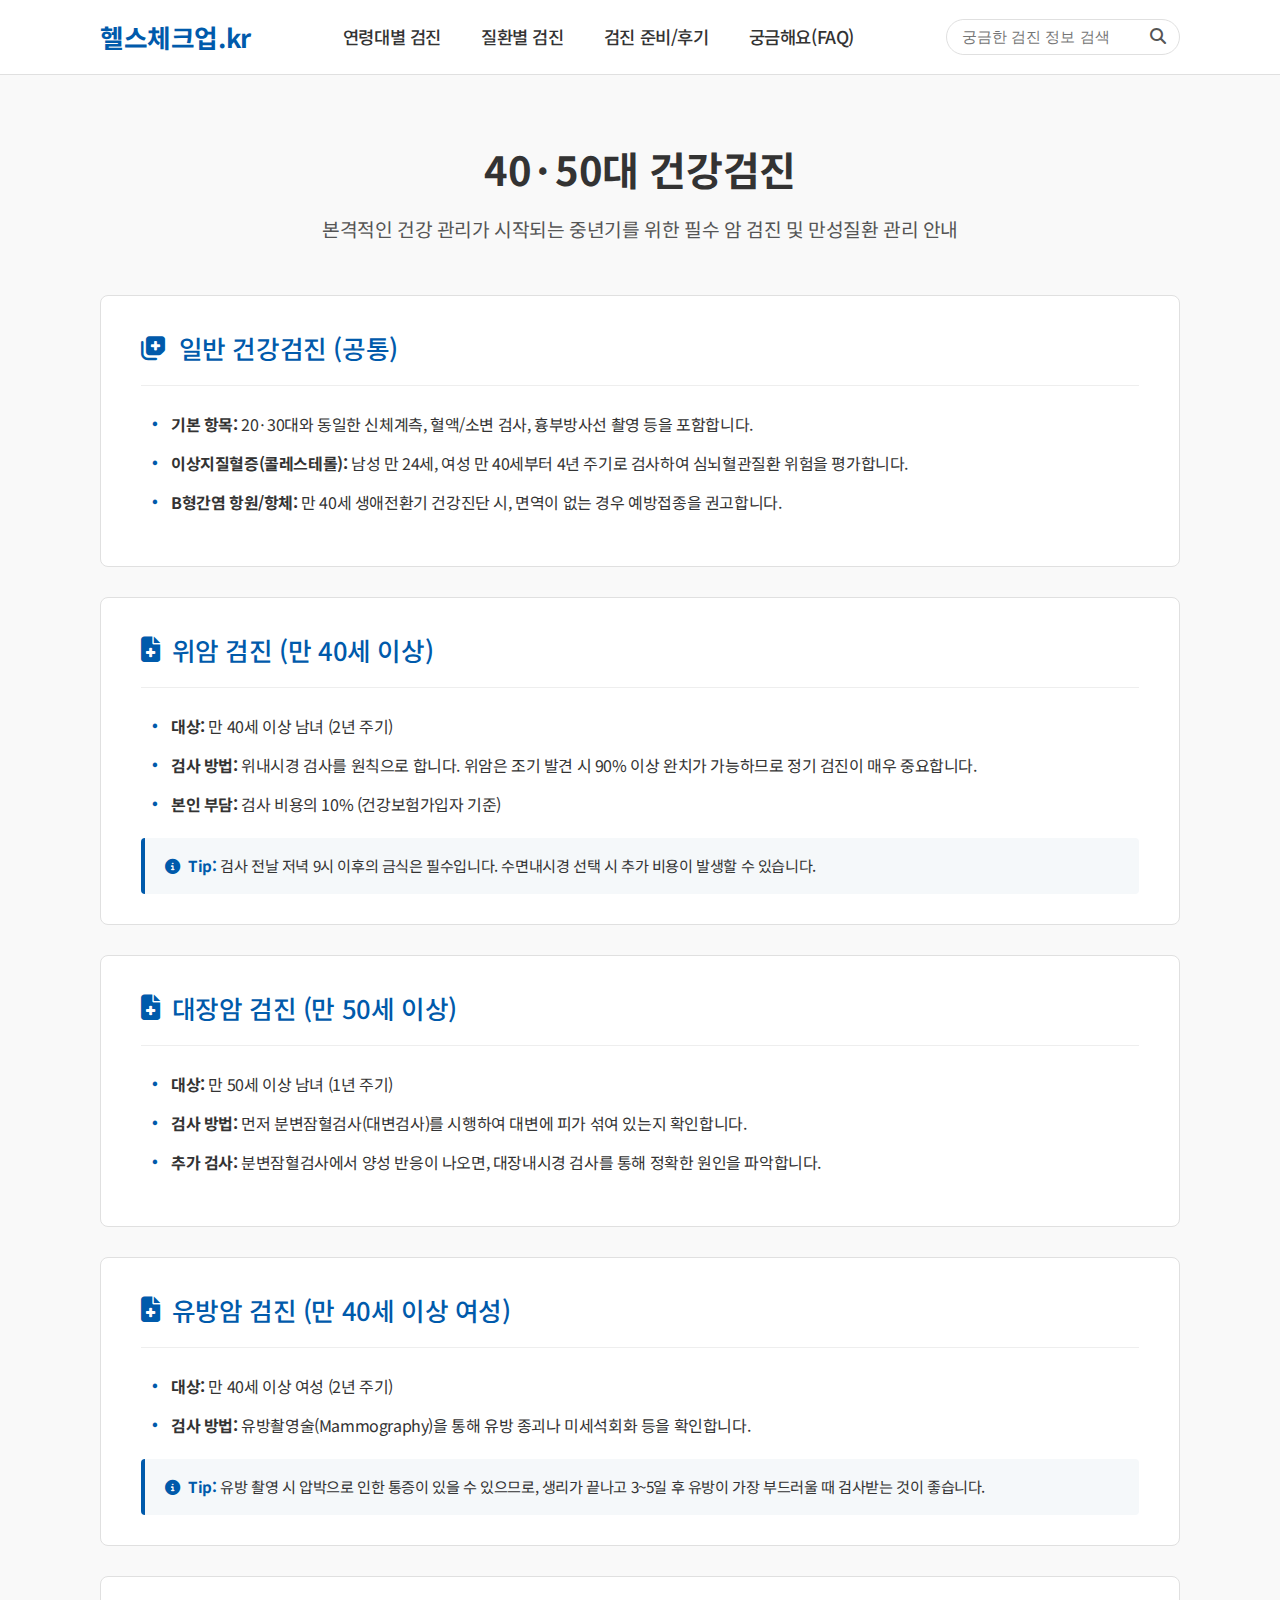
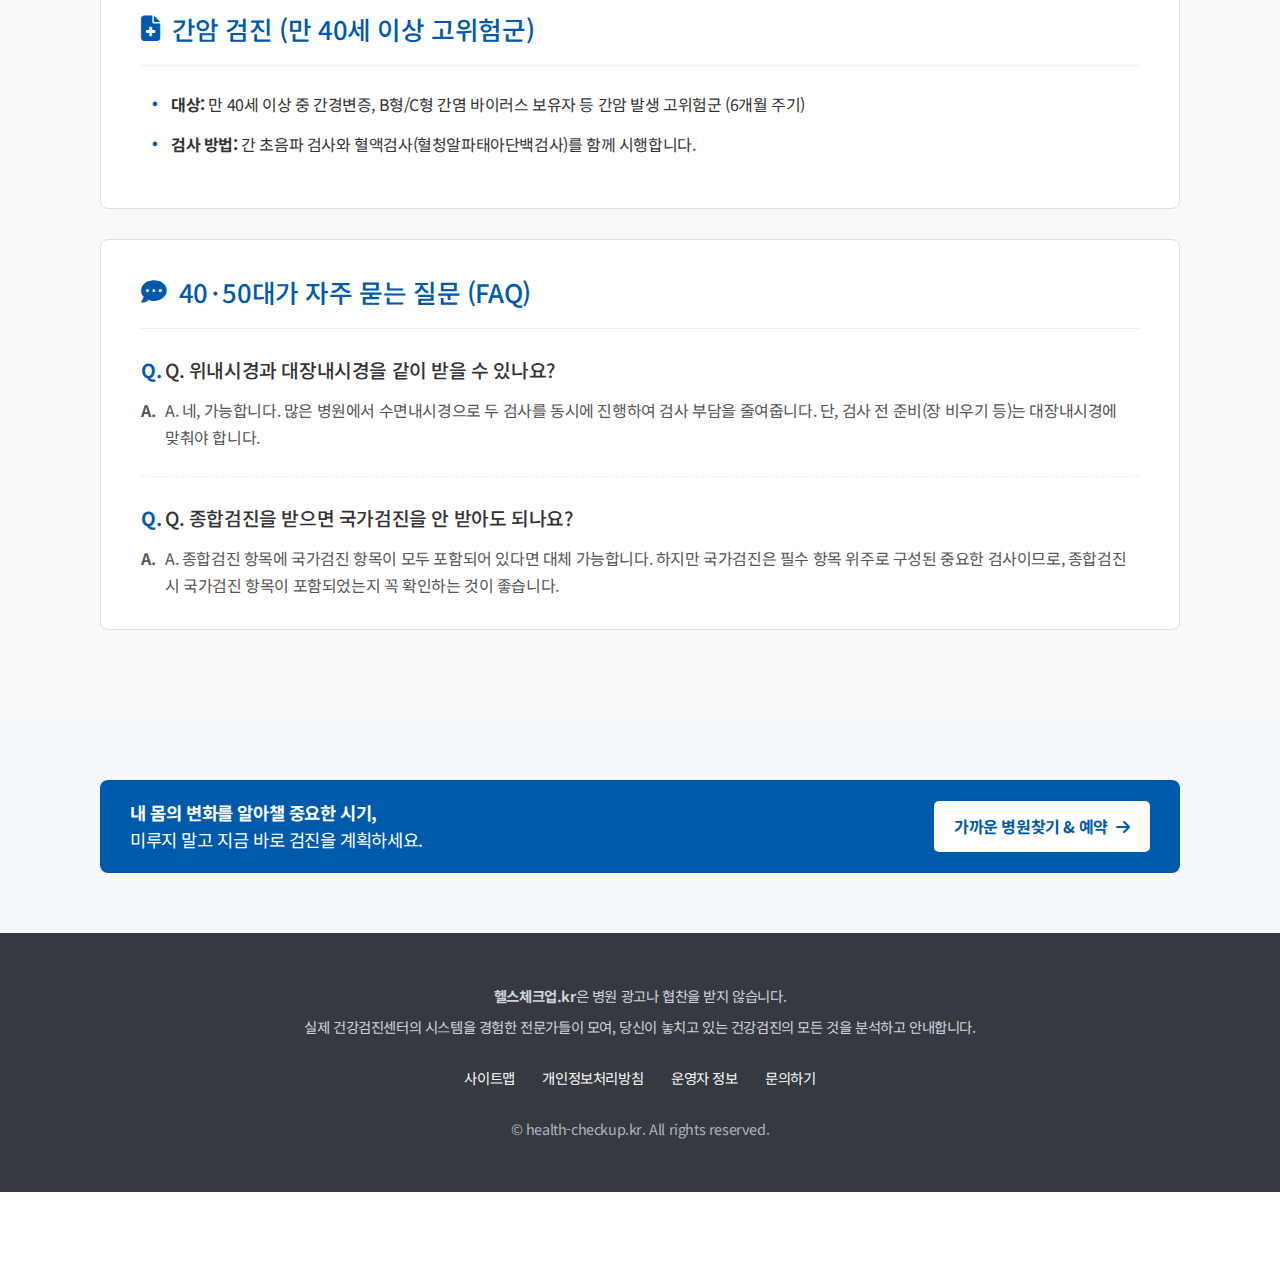
<file: sub-page-40s.html>
<!DOCTYPE html>
<html lang="ko">
<head>
    <meta charset="UTF-8">
    <meta name="viewport" content="width=device-width, initial-scale=1.0">
    <title>40·50대 국가건강검진 - 헬스체크업.kr</title>
    <link rel="stylesheet" href="style.css">
    <link rel="stylesheet" href="https://cdnjs.cloudflare.com/ajax/libs/font-awesome/6.5.2/css/all.min.css">
</head>
<body>
    <header class="header">
        <div class="container">
            <a href="index.html" class="logo">헬스체크업.kr</a>
            <nav class="main-nav">
                <ul>
                    <li><a href="index.html#age-guide-section">연령대별 검진</a></li>
                    <li><a href="#">질환별 검진</a></li>
                    <li><a href="#">검진 준비/후기</a></li>
                    <li><a href="#">궁금해요(FAQ)</a></li>
                </ul>
            </nav>
            <form class="header-search">
                <input type="text" placeholder="궁금한 검진 정보 검색">
                <button type="submit" aria-label="검색"><i class="fas fa-search"></i></button>
            </form>
            <button class="mobile-menu-btn" aria-label="메뉴 열기">
                <i class="fas fa-bars"></i>
            </button>
        </div>
    </header>

    <main class="sub-page-main">
        <div class="container">
            <div class="page-title">
                <h1>40·50대 건강검진</h1>
                <p>본격적인 건강 관리가 시작되는 중년기를 위한 필수 암 검진 및 만성질환 관리 안내</p>
            </div>

            <div id="general" class="content-box">
                <h2><i class="fa-solid fa-notes-medical"></i> 일반 건강검진 (공통)</h2>
                <ul>
                    <li><strong>기본 항목:</strong> 20·30대와 동일한 신체계측, 혈액/소변 검사, 흉부방사선 촬영 등을 포함합니다.</li>
                    <li><strong>이상지질혈증(콜레스테롤):</strong> 남성 만 24세, 여성 만 40세부터 4년 주기로 검사하여 심뇌혈관질환 위험을 평가합니다.</li>
                    <li><strong>B형간염 항원/항체:</strong> 만 40세 생애전환기 건강진단 시, 면역이 없는 경우 예방접종을 권고합니다.</li>
                </ul>
            </div>

            <div id="stomach-cancer" class="content-box">
                <h2><i class="fa-solid fa-file-medical"></i> 위암 검진 (만 40세 이상)</h2>
                <ul>
                    <li><strong>대상:</strong> 만 40세 이상 남녀 (2년 주기)</li>
                    <li><strong>검사 방법:</strong> 위내시경 검사를 원칙으로 합니다. 위암은 조기 발견 시 90% 이상 완치가 가능하므로 정기 검진이 매우 중요합니다.</li>
                    <li><strong>본인 부담:</strong> 검사 비용의 10% (건강보험가입자 기준)</li>
                </ul>
                <div class="info-tip">
                    <strong><i class="fa-solid fa-circle-info"></i> Tip:</strong> 검사 전날 저녁 9시 이후의 금식은 필수입니다. 수면내시경 선택 시 추가 비용이 발생할 수 있습니다.
                </div>
            </div>
            
            <div id="colon-cancer" class="content-box">
                <h2><i class="fa-solid fa-file-medical"></i> 대장암 검진 (만 50세 이상)</h2>
                <ul>
                    <li><strong>대상:</strong> 만 50세 이상 남녀 (1년 주기)</li>
                    <li><strong>검사 방법:</strong> 먼저 분변잠혈검사(대변검사)를 시행하여 대변에 피가 섞여 있는지 확인합니다.</li>
                    <li><strong>추가 검사:</strong> 분변잠혈검사에서 양성 반응이 나오면, 대장내시경 검사를 통해 정확한 원인을 파악합니다.</li>
                </ul>
            </div>
            
            <div id="breast-cancer" class="content-box">
                <h2><i class="fa-solid fa-file-medical"></i> 유방암 검진 (만 40세 이상 여성)</h2>
                <ul>
                    <li><strong>대상:</strong> 만 40세 이상 여성 (2년 주기)</li>
                    <li><strong>검사 방법:</strong> 유방촬영술(Mammography)을 통해 유방 종괴나 미세석회화 등을 확인합니다.</li>
                </ul>
                 <div class="info-tip">
                    <strong><i class="fa-solid fa-circle-info"></i> Tip:</strong> 유방 촬영 시 압박으로 인한 통증이 있을 수 있으므로, 생리가 끝나고 3~5일 후 유방이 가장 부드러울 때 검사받는 것이 좋습니다.
                </div>
            </div>

            <div id="liver-cancer" class="content-box">
                <h2><i class="fa-solid fa-file-medical"></i> 간암 검진 (만 40세 이상 고위험군)</h2>
                <ul>
                    <li><strong>대상:</strong> 만 40세 이상 중 간경변증, B형/C형 간염 바이러스 보유자 등 간암 발생 고위험군 (6개월 주기)</li>
                    <li><strong>검사 방법:</strong> 간 초음파 검사와 혈액검사(혈청알파태아단백검사)를 함께 시행합니다.</li>
                </ul>
            </div>

            <div class="content-box">
                <h2><i class="fa-solid fa-comment-dots"></i> 40·50대가 자주 묻는 질문 (FAQ)</h2>
                <div class="faq-item">
                    <h3>Q. 위내시경과 대장내시경을 같이 받을 수 있나요?</h3>
                    <p>A. 네, 가능합니다. 많은 병원에서 수면내시경으로 두 검사를 동시에 진행하여 검사 부담을 줄여줍니다. 단, 검사 전 준비(장 비우기 등)는 대장내시경에 맞춰야 합니다.</p>
                </div>
                 <div class="faq-item">
                    <h3>Q. 종합검진을 받으면 국가검진을 안 받아도 되나요?</h3>
                    <p>A. 종합검진 항목에 국가검진 항목이 모두 포함되어 있다면 대체 가능합니다. 하지만 국가검진은 필수 항목 위주로 구성된 중요한 검사이므로, 종합검진 시 국가검진 항목이 포함되었는지 꼭 확인하는 것이 좋습니다.</p>
                </div>
            </div>
        </div>
    </main>
    
    <section class="cta-banner-section bottom-cta">
        <div class="container">
            <div class="cta-banner">
                <p><strong>내 몸의 변화를 알아챌 중요한 시기,</strong><br>미루지 말고 지금 바로 검진을 계획하세요.</p>
                <a href="#">가까운 병원찾기 & 예약 <i class="fa-solid fa-arrow-right"></i></a>
            </div>
        </div>
    </section>

    <footer class="footer">
        <div class="container">
            <div class="footer-info">
                <p><strong>헬스체크업.kr</strong>은 병원 광고나 협찬을 받지 않습니다.</p>
                <p>실제 건강검진센터의 시스템을 경험한 전문가들이 모여, 당신이 놓치고 있는 건강검진의 모든 것을 분석하고 안내합니다.</p>
            </div>
            <div class="footer-links">
                <a href="#">사이트맵</a>
                <a href="#">개인정보처리방침</a>
                <a href="#">운영자 정보</a>
                <a href="#">문의하기</a>
            </div>
            <p class="copyright">© health-checkup.kr. All rights reserved.</p>
        </div>
    </footer>

    <script src="script.js"></script>
</body>
</html>
</file>
<file: style.css>
/* ===============================================================
   HEALTH-CHECKUP.KR : 최종 통합 스타일시트 (v4.2 - 레이아웃 깨짐 수정)
   =============================================================== */

/* Google Fonts Import */
@import url('https://fonts.googleapis.com/css2?family=Noto+Sans+KR:wght@300;400;500;700&display=swap');

/* CSS Variables for Refined Design */
:root {
    --primary-color: #005aab;
    --text-color: #333;
    --subtle-text-color: #555;
    --border-color: #e0e0e0;
    --light-border-color: #eee;
    --bg-color: #f5f8fa;
    --white-color: #fff;
    --footer-bg-color: #343a40;
}

/* Reset & Basic Setup */
* {
    margin: 0;
    padding: 0;
    box-sizing: border-box;
}

html {
    scroll-behavior: smooth;
}

body {
    font-family: 'Noto Sans KR', sans-serif;
    color: var(--text-color);
    line-height: 1.7;
    letter-spacing: -0.025em;
    background-color: var(--white-color);
    word-break: keep-all;
}

.container {
    max-width: 1120px;
    margin: 0 auto;
    padding: 0 20px;
}

a {
    text-decoration: none;
    color: inherit;
}

ul {
    list-style: none;
}

/* ================== HEADER ================== */
.header {
    background-color: var(--white-color);
    border-bottom: 1px solid var(--border-color);
    padding: 15px 0;
    position: sticky;
    top: 0;
    z-index: 1000;
}
.header .container {
    display: flex;
    justify-content: space-between;
    align-items: center;
}
.logo {
    font-size: 1.6rem;
    font-weight: 700;
    color: var(--primary-color);
}
.main-nav ul {
    display: flex;
    gap: 40px;
}
.main-nav a {
    font-size: 1.1rem;
    font-weight: 500;
    color: var(--text-color);
    transition: color 0.3s;
}
.main-nav a:hover {
    color: var(--primary-color);
}
.header-search {
    display: flex;
    align-items: center;
    border: 1px solid var(--border-color);
    border-radius: 20px;
    padding: 0 5px 0 15px;
}
.header-search input {
    border: none;
    outline: none;
    font-size: 0.95rem;
    height: 34px;
    width: 180px;
}
.header-search button {
    background: none;
    border: none;
    cursor: pointer;
    font-size: 1rem;
    color: var(--subtle-text-color);
    padding: 8px;
}
.mobile-menu-btn {
    display: none;
    background: none;
    border: none;
    font-size: 1.5rem;
    cursor: pointer;
}

/* ================== MAIN PAGE STYLES ================== */
.section-padding {
    padding: 80px 0;
}
.section-title {
    text-align: center;
    margin-bottom: 50px;
}
.section-title h2 {
    font-size: 2.2rem;
    font-weight: 700;
    margin-bottom: 8px;
}
.section-title p {
    font-size: 1.1rem;
    color: var(--subtle-text-color);
}

.hero {
    background-color: var(--bg-color);
    text-align: center;
    padding: 70px 0;
}
.hero h1 {
    font-size: 2.8rem;
    font-weight: 700;
    margin-bottom: 15px;
    color: #111;
}
.hero p {
    font-size: 1.2rem;
    color: var(--subtle-text-color);
    margin-bottom: 30px;
}
.quick-search {
    display: flex;
    justify-content: center;
    max-width: 420px;
    margin: 0 auto 20px;
}
.quick-search input {
    flex-grow: 1;
    padding: 14px 18px;
    border: 1px solid var(--border-color);
    border-radius: 8px 0 0 8px;
    font-size: 1rem;
}
.quick-search input:focus {
    outline: 2px solid var(--primary-color);
    z-index: 1;
}
.quick-search button {
    padding: 14px 24px;
    border: none;
    background-color: var(--primary-color);
    color: var(--white-color);
    font-size: 1rem;
    font-weight: 500;
    cursor: pointer;
    border-radius: 0 8px 8px 0;
    transition: filter 0.2s;
}
.quick-search button:hover {
    filter: brightness(90%);
}
#result-section {
    max-width: 600px;
    margin: 30px auto 0 auto;
    background-color: var(--white-color);
    border: 1px solid var(--border-color);
    border-radius: 8px;
    padding: 25px;
    text-align: center;
    box-shadow: 0 4px 15px rgba(0,0,0,0.07);
}
#result-section.hidden {
    display: none;
}
#result-message {
    font-size: 1.1rem;
    line-height: 1.6;
    margin-bottom: 20px;
    white-space: pre-wrap;
}
#result-buttons {
    display: flex;
    justify-content: center;
    gap: 10px;
    flex-wrap: wrap;
}
.result-btn {
    display: inline-block;
    padding: 10px 20px;
    border: 1px solid var(--primary-color);
    background-color: var(--white-color);
    color: var(--primary-color);
    border-radius: 5px;
    font-weight: 500;
    text-decoration: none;
    transition: all 0.2s;
}
.result-btn:hover {
    background-color: #eaf4ff;
    transform: translateY(-2px);
}
.result-btn.primary {
    background-color: var(--primary-color);
    color: var(--white-color);
}
.result-btn.primary:hover {
    filter: brightness(90%);
    background-color: var(--primary-color);
}

.site-info {
    font-size: 0.9rem;
    color: #777;
}

.notice-banner-section {
    background-color: var(--white-color);
    padding: 40px 20px 0 20px;
}
.notice-banner {
    display: flex;
    align-items: center;
    background-color: #eaf4ff;
    border: 1px solid #bde0ff;
    padding: 15px 25px;
    border-radius: 8px;
    max-width: 1120px;
    margin: 0 auto;
}
.notice-banner i {
    color: var(--primary-color);
    font-size: 1.5rem;
    margin-right: 15px;
}
.notice-banner p {
    flex-grow: 1;
    font-size: 1.05rem;
    color: #1c3d5a;
}
.notice-banner a {
    background-color: var(--primary-color);
    color: var(--white-color);
    padding: 8px 15px;
    border-radius: 5px;
    font-weight: 500;
    transition: filter 0.2s;
    white-space: nowrap;
}
.notice-banner a:hover {
    filter: brightness(90%);
}
.notice-banner a i {
    font-size: 0.8rem; margin-left: 5px; margin-right: 0;
}

.age-guide.section-padding {
    padding-top: 40px;
}
.age-guide .container {
    display: flex;
    flex-direction: column;
    gap: 30px;
}
.age-card-horizontal {
    display: flex;
    background: var(--white-color);
    border: 1px solid var(--border-color);
    border-radius: 8px;
    overflow: hidden;
    transition: box-shadow 0.3s ease-in-out, border-color 0.3s ease-in-out;
}
.age-card-horizontal:hover {
    border-color: var(--primary-color);
    box-shadow: 0 6px 20px rgba(0, 90, 171, 0.1);
}
.card-h-image {
    width: 250px;
    flex-shrink: 0;
    background-size: cover;
    background-position: center;
}
.card-h-details {
    padding: 25px 30px;
    display: flex;
    flex-direction: column;
    flex-grow: 1;
}
.card-h-details h2 {
    font-size: 1.8rem;
    font-weight: 700;
    color: var(--primary-color);
    margin-bottom: 15px;
}
.key-items {
    flex-grow: 1;
    margin-bottom: 20px;
}
.key-items-title {
    display: flex;
    justify-content: space-between;
    align-items: center;
    margin-bottom: 10px;
}
.key-items-title h4 {
    font-size: 1.1rem;
    font-weight: 500;
}
.btn-details {
    font-size: 0.9rem;
    color: var(--subtle-text-color);
    text-decoration: underline;
}
.btn-details:hover {
    color: var(--primary-color);
}
.key-items ul {
    padding-left: 0;
}
.key-items ul li {
    font-size: 0.95rem;
    color: var(--subtle-text-color);
    position: relative;
    padding-left: 15px;
    margin-bottom: 5px;
}
.key-items ul li::before {
    content: '·';
    position: absolute;
    left: 0;
    font-weight: 700;
    color: var(--primary-color);
    font-size: 1.2rem;
    line-height: 1;
}
.card-h-buttons {
    display: flex;
    gap: 10px;
}
.card-h-buttons .btn {
    flex-grow: 1;
    display: block;
    padding: 13px;
    border-radius: 5px;
    font-weight: 500;
    font-size: 1rem;
    text-align: center;
    transition: all 0.2s ease-in-out;
}
.card-h-buttons .btn-primary {
    background-color: var(--primary-color);
    color: var(--white-color);
}
.card-h-buttons .btn-primary:hover {
    filter: brightness(90%);
}
.card-h-buttons .btn-secondary {
    background-color: var(--white-color);
    color: var(--primary-color);
    border: 1px solid var(--border-color);
}
.card-h-buttons .btn-secondary:hover {
    background-color: var(--bg-color);
    border-color: var(--primary-color);
}

.concerns {
    background-color: var(--bg-color);
}
.concern-cards-img {
    display: grid;
    grid-template-columns: repeat(3, 1fr);
    gap: 25px;
}
.concern-card-img {
    position: relative;
    border-radius: 8px;
    overflow: hidden;
    display: block;
    box-shadow: 0 4px 10px rgba(0,0,0,0.1);
    transition: transform 0.3s, box-shadow 0.3s;
}
.concern-card-img:hover {
    transform: translateY(-5px);
    box-shadow: 0 8px 20px rgba(0,0,0,0.15);
}
.concern-card-img img {
    width: 100%;
    height: 250px;
    object-fit: cover;
    display: block;
    transition: transform 0.3s;
}
.concern-card-img:hover img {
    transform: scale(1.05);
}
.caption {
    position: absolute;
    bottom: 0;
    left: 0;
    width: 100%;
    background: linear-gradient(to top, rgba(0,0,0,0.7), transparent);
    color: var(--white-color);
    padding: 30px 20px 15px;
    font-size: 1.2rem;
    font-weight: 500;
    text-align: left;
}

.extra-content-section {
    background-color: var(--white-color);
    padding-top: 0;
}
.extra-content-section .container > div:not(:last-child) {
    margin-bottom: 80px;
}
.extra-content-section .section-title {
    margin-bottom: 30px;
}

.content-tabs {
    border-bottom: 1px solid var(--border-color);
    margin-bottom: 30px;
}
.content-tabs ul {
    display: flex;
    gap: 20px;
}
.content-tabs a {
    display: block;
    padding: 10px 5px;
    font-size: 1.1rem;
    font-weight: 500;
    color: var(--subtle-text-color);
    border-bottom: 2px solid transparent;
    transition: color 0.3s, border-color 0.3s;
}
.content-tabs a:hover {
    color: var(--primary-color);
}
.content-tabs a.active {
    color: var(--primary-color);
    border-bottom-color: var(--primary-color);
}
.content-grid {
    display: grid;
    grid-template-columns: repeat(2, 1fr);
    gap: 20px;
}
.content-card {
    display: flex;
    align-items: center;
    border: 1px solid var(--border-color);
    border-radius: 8px;
    padding: 15px;
    transition: box-shadow 0.3s, border-color 0.3s;
}
.content-card:hover {
    border-color: #ccc;
    box-shadow: 0 4px 10px rgba(0,0,0,0.05);
}
.content-card .thumbnail {
    flex-shrink: 0;
    width: 80px;
    height: 80px;
    background-color: #ebebeb;
    border-radius: 8px;
    margin-right: 15px;
    display: flex;
    align-items: center;
    justify-content: center;
    color: #999;
    font-size: 0.9rem;
}
.content-card p {
    font-size: 1rem;
    line-height: 1.5;
}

.latest-issues .section-title {
    text-align: left;
    margin-bottom: 20px;
}
.latest-issues ul {
    border-top: 2px solid var(--text-color);
}
.latest-issues li a {
    display: block;
    padding: 15px 10px;
    border-bottom: 1px solid var(--border-color);
    font-size: 1.05rem;
    transition: background-color 0.2s;
}
.latest-issues li a:hover {
    background-color: var(--bg-color);
}

.author-profile {
    background-color: var(--bg-color);
    border-radius: 8px;
    padding: 40px;
    display: flex;
    align-items: center;
    gap: 30px;
}
.photo-placeholder {
    flex-shrink: 0;
    width: 120px;
    height: 120px;
    border-radius: 50%;
    background-color: #dbe9f6;
    display: flex;
    flex-direction: column;
    align-items: center;
    justify-content: center;
    color: var(--primary-color);
    text-align: center;
}
.photo-placeholder i {
    font-size: 3rem;
    margin-bottom: 5px;
}
.photo-placeholder span {
    font-size: 0.9rem;
    line-height: 1.3;
}
.text-content h3 {
    font-size: 1.6rem;
    font-weight: 700;
    margin-bottom: 10px;
}
.text-content p {
    font-size: 1.05rem;
    color: var(--subtle-text-color);
}

/* ================== SUB PAGE STYLES ================== */
.sub-page-main {
    padding: 60px 0;
    background-color: #f9f9f9;
}
.page-title {
    text-align: center;
    margin-bottom: 50px;
}
.page-title h1 {
    font-size: 2.5rem;
    font-weight: 700;
    margin-bottom: 10px;
}
.page-title p {
    font-size: 1.2rem;
    color: var(--subtle-text-color);
}

.content-box {
    background: var(--white-color);
    padding: 30px 40px;
    margin-bottom: 30px;
    border-radius: 8px;
    border: 1px solid var(--border-color);
}
.content-box h2 {
    font-size: 1.6rem;
    font-weight: 500;
    color: var(--primary-color);
    margin-bottom: 25px;
    padding-bottom: 15px;
    border-bottom: 1px solid var(--light-border-color);
    display: flex;
    align-items: center;
    gap: 12px;
}
.content-box ul {
    padding-left: 10px;
    margin-bottom: 20px;
}
.content-box ul li {
    margin-bottom: 12px;
    position: relative;
    padding-left: 20px;
}
.content-box ul li::before {
    content: '·';
    position: absolute;
    left: 0;
    font-weight: 700;
    color: var(--primary-color);
    font-size: 1.5rem;
    line-height: 1;
}

.info-tip {
    background-color: var(--bg-color);
    border-left: 4px solid var(--primary-color);
    padding: 15px 20px;
    border-radius: 4px;
    font-size: 0.95rem;
    margin-top: 20px;
}
.info-tip strong {
    color: var(--primary-color);
}
.info-tip i {
    margin-right: 5px;
}

.table-responsive {
    width: 100%;
    overflow-x: auto;
}
table {
    width: 100%;
    border-collapse: collapse;
    margin-top: 20px;
    font-size: 0.95rem;
    border-top: 2px solid var(--primary-color);
}
table th, table td {
    border-bottom: 1px solid var(--border-color);
    padding: 15px;
    text-align: left;
    vertical-align: middle;
}
table th {
    background-color: var(--bg-color);
    font-weight: 500;
}
table td:first-child, table th:first-child {
    text-align: center;
}

.faq-item {
    position: relative;
}
.faq-item h3 {
    font-size: 1.2rem;
    font-weight: 500;
    margin-bottom: 10px;
    padding-left: 24px;
}
.faq-item p {
    color: var(--subtle-text-color);
    padding-left: 24px;
}
.faq-item h3::before {
    content: 'Q.';
    position: absolute;
    left: 0;
    color: var(--primary-color);
    font-weight: 700;
}
.faq-item p::before {
    content: 'A.';
    position: absolute;
    left: 0;
    color: #555;
    font-weight: 700;
}
.faq-item:not(:last-child){
    margin-bottom: 25px;
    padding-bottom: 25px;
    border-bottom: 1px dashed var(--light-border-color);
}

.cta-banner-section {
    padding: 20px 0;
    background-color: transparent;
}
.cta-banner {
    display: flex;
    align-items: center;
    justify-content: space-between;
    background-color: var(--primary-color);
    color: var(--white-color);
    padding: 20px 30px;
    border-radius: 8px;
}
.cta-banner p {
    font-size: 1.1rem;
    line-height: 1.5;
}
.cta-banner p strong {
    font-weight: 700;
}
.cta-banner a {
    background-color: var(--white-color);
    color: var(--primary-color);
    padding: 12px 20px;
    border-radius: 5px;
    font-weight: 700;
    transition: all 0.2s;
    white-space: nowrap;
}
.cta-banner a:hover {
    background-color: #eaf4ff;
    transform: translateY(-2px);
}
.cta-banner a i {
    margin-left: 5px;
}
.bottom-cta {
    background-color: var(--bg-color);
    padding: 60px 0;
    margin: 0;
}
.bottom-cta .cta-banner {
    max-width: 1120px;
    margin: 0 auto;
}

.related-articles-grid {
    display: grid;
    grid-template-columns: repeat(2, 1fr);
    gap: 20px;
}
.article-card {
    display: flex;
    align-items: center;
    gap: 15px;
    border: 1px solid var(--border-color);
    border-radius: 8px;
    padding: 20px;
    transition: all 0.3s ease;
}
.article-card:hover {
    transform: translateY(-5px);
    border-color: var(--primary-color);
    box-shadow: 0 4px 15px rgba(0, 90, 171, 0.1);
}
.article-thumbnail {
    flex-shrink: 0;
    width: 80px;
    height: 80px;
    background-color: #ebebeb;
    border-radius: 8px;
    display: flex;
    align-items: center;
    justify-content: center;
    color: #999;
    font-size: 0.9rem;
    font-weight: 500;
}
.article-thumbnail i {
    font-size: 2rem;
    color: var(--primary-color);
}
.article-text {
    flex-grow: 1;
}
.article-card h4 {
    font-size: 1.1rem;
    font-weight: 500;
    margin-bottom: 5px;
}
.article-card p {
    font-size: 0.9rem;
    color: var(--subtle-text-color);
}

/* ================== FOOTER ================== */
.footer {
    background-color: var(--footer-bg-color);
    color: #f8f9fa;
    padding: 50px 0;
    font-size: 0.9rem;
    line-height: 1.8;
}
.footer .container {
    text-align: center;
}
.footer-info {
    margin-bottom: 25px;
    color: #ced4da;
}
.footer-info p {
    margin-bottom: 5px;
}
.footer-links {
    margin-bottom: 25px;
}
.footer-links a {
    color: #f8f9fa;
    margin: 0 12px;
}
.footer-links a:hover {
    text-decoration: underline;
}
.copyright {
    color: #adb5bd;
}

/* ================== RESPONSIVE ================== */
@media (max-width: 992px) {
    .header-search { display: none; }
    .concern-cards-img {
        grid-template-columns: 1fr;
    }
}
@media (max-width: 768px) {
    .section-padding { padding: 60px 0; }
    
    .main-nav {
        display: none;
        position: absolute;
        top: 67px;
        left: 0;
        width: 100%;
        background-color: var(--white-color);
        flex-direction: column;
        text-align: center;
        border-top: 1px solid var(--border-color);
        box-shadow: 0 4px 6px rgba(0,0,0,0.05);
    }
    .main-nav.active { display: flex; }
    .main-nav ul { flex-direction: column; gap: 0; }
    .main-nav li {
        padding: 15px 0;
        border-bottom: 1px solid var(--light-border-color);
    }
    .mobile-menu-btn { display: block; }
    
    .hero h1 { font-size: 2.2rem; }
    .hero p { font-size: 1.1rem; }
    
    .notice-banner {
        flex-direction: column;
        align-items: flex-start;
        gap: 10px;
    }
    .notice-banner a {
        align-self: flex-end;
    }
    .age-card-horizontal {
        flex-direction: column;
    }
    .card-h-image {
        width: 100%;
        height: 180px;
    }
    .content-grid {
        grid-template-columns: 1fr;
    }
    .author-profile {
        flex-direction: column;
        text-align: center;
    }

    .cta-banner {
        flex-direction: column;
        text-align: center;
        gap: 15px;
    }
    .related-articles-grid {
        grid-template-columns: 1fr;
    }
    .content-box {
        padding: 20px;
    }
}

/* ===============================================================
   ✅ [v3.0] 개인화 결과 표시 스타일
   =============================================================== */

#result-message.result-message-main {
    font-size: 1.25rem;
    font-weight: 400;
    line-height: 1.6;
    margin-bottom: 8px;
    white-space: normal;
}

#result-message strong {
    color: var(--primary-color);
    font-weight: 700;
}

#result-subtitle {
    font-size: 1rem;
    color: var(--subtle-text-color);
    margin-bottom: 25px;
}

#checklist-container {
    margin-bottom: 25px;
}

.result-checklist {
    list-style: none;
    padding: 0;
    margin: 0 auto;
    display: flex;
    flex-wrap: wrap;
    justify-content: center;
    gap: 12px;
    max-width: 500px;
}

.result-checklist li a {
    display: block;
    background-color: #eaf4ff;
    color: #004a8f;
    padding: 10px 18px;
    border-radius: 20px;
    font-weight: 500;
    text-decoration: none;
    transition: all 0.2s ease-in-out;
    border: 1px solid #bde0ff;
}

.result-checklist li a:hover {
    background-color: var(--primary-color);
    color: var(--white-color);
    transform: translateY(-2px);
    box-shadow: 0 4px 10px rgba(0, 90, 171, 0.2);
}

/* ===============================================================
   ✅ [v4.2 - 레이아웃 수정 완료] 서브페이지 수익 엔진 스타일
   =============================================================== */

/* --- [엔진 1] 하단 고정 CTA 배너 --- */
.sticky-cta-banner {
    position: fixed;
    bottom: 0;
    left: 0;
    width: 100%;
    background-color: rgba(255, 255, 255, 0.95);
    border-top: 1px solid var(--border-color);
    padding: 15px 0;
    z-index: 999;
    box-shadow: 0 -4px 15px rgba(0,0,0,0.08);
    backdrop-filter: blur(5px);
}
.sticky-cta-banner .container {
    display: flex;
    justify-content: space-between;
    align-items: center;
}
.banner-text strong {
    display: block;
    font-size: 1.1rem;
    font-weight: 700;
    color: var(--primary-color);
}
.banner-text span {
    font-size: 0.95rem;
    color: var(--subtle-text-color);
}
.banner-buttons {
    display: flex;
    gap: 10px;
}
.banner-buttons .btn {
    padding: 12px 18px;
    font-size: 1rem;
    font-weight: 500;
    border-radius: 8px;
    display: flex;
    align-items: center;
    gap: 8px;
}
.banner-buttons .btn-primary {
    background-color: var(--primary-color);
    color: var(--white-color);
}
.banner-buttons .btn-secondary {
    background-color: var(--bg-color);
    color: var(--text-color);
    border: 1px solid var(--border-color);
}

/* --- [엔진 2] 문맥 맞춤형 내부 링크 --- */
.inline-link {
    font-size: 0.9em;
    font-weight: 500;
    color: var(--primary-color);
    text-decoration: underline;
    margin-left: 4px;
}
.inline-link:hover {
    color: #003d7a;
}

/* --- [엔진 3] 다음 단계 안내 박스 --- */
.next-step-box {
    margin-top: 25px;
    background-color: var(--bg-color);
    border-radius: 8px;
    padding: 20px;
}
.next-step-box h4 {
    font-size: 1.1rem;
    font-weight: 700;
    margin-bottom: 15px;
}
.next-step-box ul {
    list-style: none;
    padding: 0;
    margin: 0;
}
.next-step-box ul li a {
    display: block;
    padding: 10px 15px;
    margin-bottom: 5px;
    background-color: var(--white-color);
    border: 1px solid var(--border-color);
    border-radius: 5px;
    transition: all 0.2s;
}
.next-step-box ul li a:hover {
    border-color: var(--primary-color);
    color: var(--primary-color);
    transform: translateX(5px);
}

/* --- [엔진 4] 제휴 마케팅 콘텐츠 박스 --- */
.affiliate-tip-box {
    margin-top: 25px;
    padding: 20px;
    background-color: #fffbeb;
    border: 1px solid #ffe58f;
    border-radius: 8px;
    display: flex;
    align-items: flex-start;
    gap: 15px;
}
.affiliate-tip-box .tip-icon {
    flex-shrink: 0;
    font-size: 1.5rem;
    color: #faad14;
    padding-top: 5px;
}
.affiliate-tip-box .tip-text h4 {
    font-size: 1.1rem;
    font-weight: 700;
    margin: 0 0 5px 0;
}
.affiliate-tip-box .tip-text p {
    font-size: 0.95rem;
    line-height: 1.6;
    margin: 0;
}


/* --- 반응형 추가 --- */
@media (max-width: 768px) {
    .sticky-cta-banner {
        padding: 10px 0;
    }
    .sticky-cta-banner .container {
        flex-direction: column;
        align-items: stretch;
        gap: 10px;
    }
    .banner-text {
        text-align: center;
    }
    .banner-buttons {
        justify-content: center;
    }
    .banner-buttons .btn {
        flex-grow: 1;
        justify-content: center;
    }
}

/* --- ✅ [수정 완료] 푸터에 margin을 주어 레이아웃 깨짐 방지 --- */
.footer {
    /* ... 기존 푸터 스타일 유지 ... */
    margin-bottom: 90px; /* 데스크탑 고정 배너 높이만큼 여백 확보 */
}
@media (max-width: 768px) {
    .footer {
        margin-bottom: 140px; /* 모바일 고정 배너 높이만큼 여백 확보 */
    }
}
</file>
